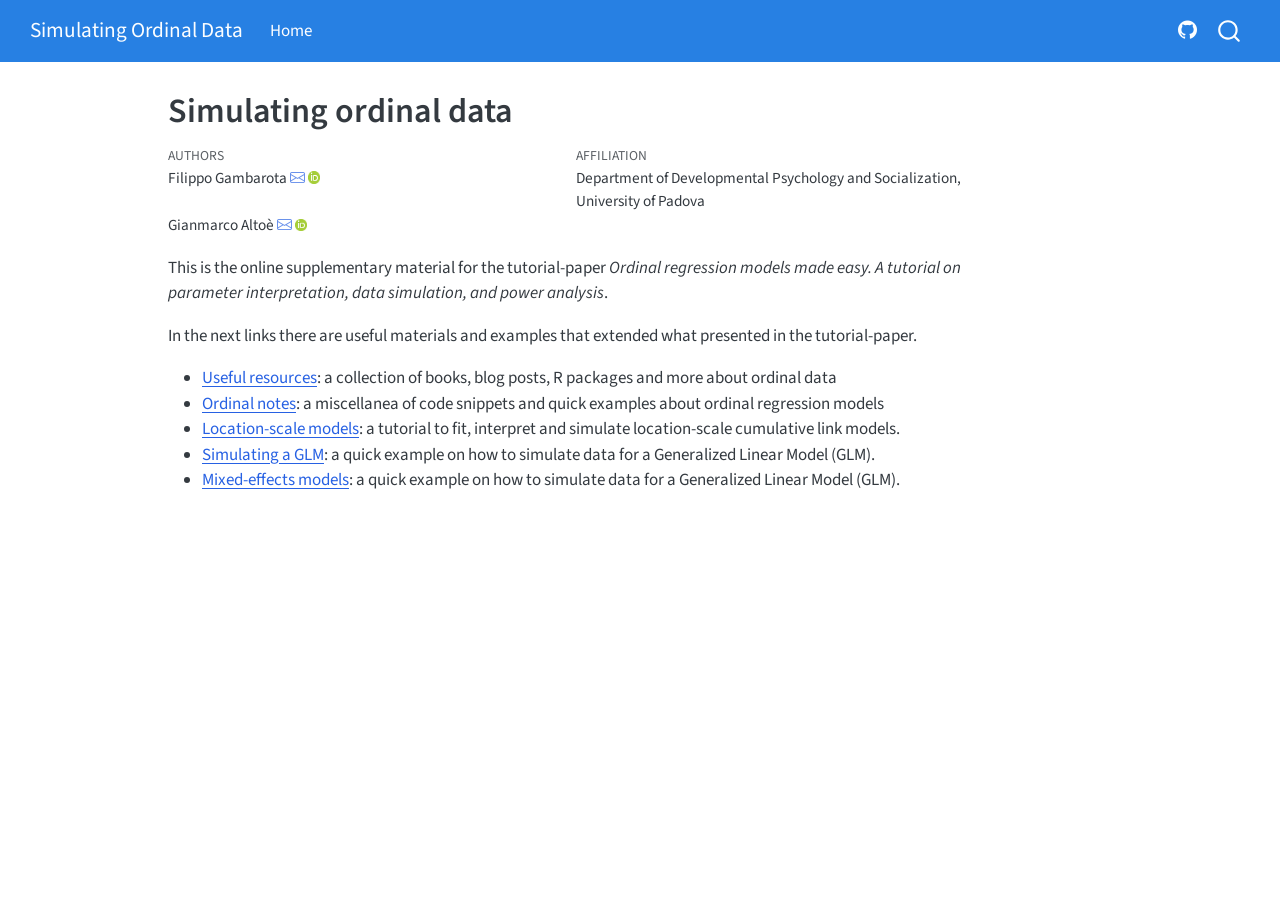
<file: docs/index.html>
<!DOCTYPE html>
<html xmlns="http://www.w3.org/1999/xhtml" lang="en" xml:lang="en"><head>

<meta charset="utf-8">
<meta name="generator" content="quarto-1.4.527">

<meta name="viewport" content="width=device-width, initial-scale=1.0, user-scalable=yes">

<meta name="author" content="Filippo Gambarota">
<meta name="author" content="Gianmarco Altoè">

<title>Simulating Ordinal Data - Simulating ordinal data</title>
<style>
code{white-space: pre-wrap;}
span.smallcaps{font-variant: small-caps;}
div.columns{display: flex; gap: min(4vw, 1.5em);}
div.column{flex: auto; overflow-x: auto;}
div.hanging-indent{margin-left: 1.5em; text-indent: -1.5em;}
ul.task-list{list-style: none;}
ul.task-list li input[type="checkbox"] {
  width: 0.8em;
  margin: 0 0.8em 0.2em -1em; /* quarto-specific, see https://github.com/quarto-dev/quarto-cli/issues/4556 */ 
  vertical-align: middle;
}
</style>


<script src="site_libs/quarto-nav/quarto-nav.js"></script>
<script src="site_libs/quarto-nav/headroom.min.js"></script>
<script src="site_libs/clipboard/clipboard.min.js"></script>
<script src="site_libs/quarto-search/autocomplete.umd.js"></script>
<script src="site_libs/quarto-search/fuse.min.js"></script>
<script src="site_libs/quarto-search/quarto-search.js"></script>
<meta name="quarto:offset" content="./">
<script src="site_libs/quarto-html/quarto.js"></script>
<script src="site_libs/quarto-html/popper.min.js"></script>
<script src="site_libs/quarto-html/tippy.umd.min.js"></script>
<script src="site_libs/quarto-html/anchor.min.js"></script>
<link href="site_libs/quarto-html/tippy.css" rel="stylesheet">
<link href="site_libs/quarto-html/quarto-syntax-highlighting.css" rel="stylesheet" id="quarto-text-highlighting-styles">
<script src="site_libs/bootstrap/bootstrap.min.js"></script>
<link href="site_libs/bootstrap/bootstrap-icons.css" rel="stylesheet">
<link href="site_libs/bootstrap/bootstrap.min.css" rel="stylesheet" id="quarto-bootstrap" data-mode="light">
<script id="quarto-search-options" type="application/json">{
  "location": "navbar",
  "copy-button": false,
  "collapse-after": 3,
  "panel-placement": "end",
  "type": "overlay",
  "limit": 50,
  "keyboard-shortcut": [
    "f",
    "/",
    "s"
  ],
  "show-item-context": false,
  "language": {
    "search-no-results-text": "No results",
    "search-matching-documents-text": "matching documents",
    "search-copy-link-title": "Copy link to search",
    "search-hide-matches-text": "Hide additional matches",
    "search-more-match-text": "more match in this document",
    "search-more-matches-text": "more matches in this document",
    "search-clear-button-title": "Clear",
    "search-text-placeholder": "",
    "search-detached-cancel-button-title": "Cancel",
    "search-submit-button-title": "Submit",
    "search-label": "Search"
  }
}</script>


<link rel="stylesheet" href="styles.css">
</head>

<body class="nav-fixed">

<div id="quarto-search-results"></div>
  <header id="quarto-header" class="headroom fixed-top">
    <nav class="navbar navbar-expand-lg " data-bs-theme="dark">
      <div class="navbar-container container-fluid">
      <div class="navbar-brand-container mx-auto">
    <a class="navbar-brand" href="./index.html">
    <span class="navbar-title">Simulating Ordinal Data</span>
    </a>
  </div>
            <div id="quarto-search" class="" title="Search"></div>
          <button class="navbar-toggler" type="button" data-bs-toggle="collapse" data-bs-target="#navbarCollapse" aria-controls="navbarCollapse" aria-expanded="false" aria-label="Toggle navigation" onclick="if (window.quartoToggleHeadroom) { window.quartoToggleHeadroom(); }">
  <span class="navbar-toggler-icon"></span>
</button>
          <div class="collapse navbar-collapse" id="navbarCollapse">
            <ul class="navbar-nav navbar-nav-scroll me-auto">
  <li class="nav-item">
    <a class="nav-link active" href="./index.html" aria-current="page"> 
<span class="menu-text">Home</span></a>
  </li>  
</ul>
            <ul class="navbar-nav navbar-nav-scroll ms-auto">
  <li class="nav-item compact">
    <a class="nav-link" href="https://github.com/shared-research/ordinalsim"> <i class="bi bi-github" role="img" aria-label="GitHub">
</i> 
<span class="menu-text"></span></a>
  </li>  
</ul>
          </div> <!-- /navcollapse -->
          <div class="quarto-navbar-tools">
</div>
      </div> <!-- /container-fluid -->
    </nav>
</header>
<!-- content -->
<div id="quarto-content" class="quarto-container page-columns page-rows-contents page-layout-article page-navbar">
<!-- sidebar -->
<!-- margin-sidebar -->
    <div id="quarto-margin-sidebar" class="sidebar margin-sidebar">
        
    </div>
<!-- main -->
<main class="content" id="quarto-document-content">

<header id="title-block-header" class="quarto-title-block default">
<div class="quarto-title">
<h1 class="title">Simulating ordinal data</h1>
</div>


<div class="quarto-title-meta-author">
  <div class="quarto-title-meta-heading">Authors</div>
  <div class="quarto-title-meta-heading">Affiliation</div>
  
    <div class="quarto-title-meta-contents">
    <p class="author">Filippo Gambarota <a href="mailto:filippo.gambarota@unipd.it" class="quarto-title-author-email"><i class="bi bi-envelope"></i></a> <a href="https://orcid.org/0000-0002-6666-1747" class="quarto-title-author-orcid"> <img src="[data-uri]"></a></p>
  </div>
  <div class="quarto-title-meta-contents">
        <p class="affiliation">
            Department of Developmental Psychology and Socialization, University of Padova
          </p>
      </div>
    <div class="quarto-title-meta-contents">
    <p class="author">Gianmarco Altoè <a href="mailto:gianmarco.altoè@unipd.it" class="quarto-title-author-email"><i class="bi bi-envelope"></i></a> <a href="https://orcid.org/0000-0003-1154-9528" class="quarto-title-author-orcid"> <img src="[data-uri]"></a></p>
  </div>
  <div class="quarto-title-meta-contents">
      </div>
  </div>

<div class="quarto-title-meta">

      
  
    
  </div>
  


</header>


<p>This is the online supplementary material for the tutorial-paper <em>Ordinal regression models made easy. A tutorial on parameter interpretation, data simulation, and power analysis</em>.</p>
<p>In the next links there are useful materials and examples that extended what presented in the tutorial-paper.</p>
<ul>
<li><a href="./supplementary/useful-resources.html">Useful resources</a>: a collection of books, blog posts, R packages and more about ordinal data</li>
<li><a href="./supplementary/ordinal-notes.html">Ordinal notes</a>: a miscellanea of code snippets and quick examples about ordinal regression models</li>
<li><a href="./supplementary/location-scale-models.html">Location-scale models</a>: a tutorial to fit, interpret and simulate location-scale cumulative link models.</li>
<li><a href="./supplementary/simulating-glm.html">Simulating a GLM</a>: a quick example on how to simulate data for a Generalized Linear Model (GLM).</li>
<li><a href="./supplementary/mixed-effects-ordinal.html">Mixed-effects models</a>: a quick example on how to simulate data for a Generalized Linear Model (GLM).</li>
</ul>



</main> <!-- /main -->
<script id="quarto-html-after-body" type="application/javascript">
window.document.addEventListener("DOMContentLoaded", function (event) {
  const toggleBodyColorMode = (bsSheetEl) => {
    const mode = bsSheetEl.getAttribute("data-mode");
    const bodyEl = window.document.querySelector("body");
    if (mode === "dark") {
      bodyEl.classList.add("quarto-dark");
      bodyEl.classList.remove("quarto-light");
    } else {
      bodyEl.classList.add("quarto-light");
      bodyEl.classList.remove("quarto-dark");
    }
  }
  const toggleBodyColorPrimary = () => {
    const bsSheetEl = window.document.querySelector("link#quarto-bootstrap");
    if (bsSheetEl) {
      toggleBodyColorMode(bsSheetEl);
    }
  }
  toggleBodyColorPrimary();  
  const icon = "";
  const anchorJS = new window.AnchorJS();
  anchorJS.options = {
    placement: 'right',
    icon: icon
  };
  anchorJS.add('.anchored');
  const isCodeAnnotation = (el) => {
    for (const clz of el.classList) {
      if (clz.startsWith('code-annotation-')) {                     
        return true;
      }
    }
    return false;
  }
  const clipboard = new window.ClipboardJS('.code-copy-button', {
    text: function(trigger) {
      const codeEl = trigger.previousElementSibling.cloneNode(true);
      for (const childEl of codeEl.children) {
        if (isCodeAnnotation(childEl)) {
          childEl.remove();
        }
      }
      return codeEl.innerText;
    }
  });
  clipboard.on('success', function(e) {
    // button target
    const button = e.trigger;
    // don't keep focus
    button.blur();
    // flash "checked"
    button.classList.add('code-copy-button-checked');
    var currentTitle = button.getAttribute("title");
    button.setAttribute("title", "Copied!");
    let tooltip;
    if (window.bootstrap) {
      button.setAttribute("data-bs-toggle", "tooltip");
      button.setAttribute("data-bs-placement", "left");
      button.setAttribute("data-bs-title", "Copied!");
      tooltip = new bootstrap.Tooltip(button, 
        { trigger: "manual", 
          customClass: "code-copy-button-tooltip",
          offset: [0, -8]});
      tooltip.show();    
    }
    setTimeout(function() {
      if (tooltip) {
        tooltip.hide();
        button.removeAttribute("data-bs-title");
        button.removeAttribute("data-bs-toggle");
        button.removeAttribute("data-bs-placement");
      }
      button.setAttribute("title", currentTitle);
      button.classList.remove('code-copy-button-checked');
    }, 1000);
    // clear code selection
    e.clearSelection();
  });
  function tippyHover(el, contentFn, onTriggerFn, onUntriggerFn) {
    const config = {
      allowHTML: true,
      maxWidth: 500,
      delay: 100,
      arrow: false,
      appendTo: function(el) {
          return el.parentElement;
      },
      interactive: true,
      interactiveBorder: 10,
      theme: 'quarto',
      placement: 'bottom-start',
    };
    if (contentFn) {
      config.content = contentFn;
    }
    if (onTriggerFn) {
      config.onTrigger = onTriggerFn;
    }
    if (onUntriggerFn) {
      config.onUntrigger = onUntriggerFn;
    }
    window.tippy(el, config); 
  }
  const noterefs = window.document.querySelectorAll('a[role="doc-noteref"]');
  for (var i=0; i<noterefs.length; i++) {
    const ref = noterefs[i];
    tippyHover(ref, function() {
      // use id or data attribute instead here
      let href = ref.getAttribute('data-footnote-href') || ref.getAttribute('href');
      try { href = new URL(href).hash; } catch {}
      const id = href.replace(/^#\/?/, "");
      const note = window.document.getElementById(id);
      return note.innerHTML;
    });
  }
  const xrefs = window.document.querySelectorAll('a.quarto-xref');
  const processXRef = (id, note) => {
    // Strip column container classes
    const stripColumnClz = (el) => {
      el.classList.remove("page-full", "page-columns");
      if (el.children) {
        for (const child of el.children) {
          stripColumnClz(child);
        }
      }
    }
    stripColumnClz(note)
    if (id === null || id.startsWith('sec-')) {
      // Special case sections, only their first couple elements
      const container = document.createElement("div");
      if (note.children && note.children.length > 2) {
        container.appendChild(note.children[0].cloneNode(true));
        for (let i = 1; i < note.children.length; i++) {
          const child = note.children[i];
          if (child.tagName === "P" && child.innerText === "") {
            continue;
          } else {
            container.appendChild(child.cloneNode(true));
            break;
          }
        }
        if (window.Quarto?.typesetMath) {
          window.Quarto.typesetMath(container);
        }
        return container.innerHTML
      } else {
        if (window.Quarto?.typesetMath) {
          window.Quarto.typesetMath(note);
        }
        return note.innerHTML;
      }
    } else {
      // Remove any anchor links if they are present
      const anchorLink = note.querySelector('a.anchorjs-link');
      if (anchorLink) {
        anchorLink.remove();
      }
      if (window.Quarto?.typesetMath) {
        window.Quarto.typesetMath(note);
      }
      return note.innerHTML;
    }
  }
  for (var i=0; i<xrefs.length; i++) {
    const xref = xrefs[i];
    tippyHover(xref, undefined, function(instance) {
      instance.disable();
      let url = xref.getAttribute('href');
      let hash = undefined; 
      if (url.startsWith('#')) {
        hash = url;
      } else {
        try { hash = new URL(url).hash; } catch {}
      }
      if (hash) {
        const id = hash.replace(/^#\/?/, "");
        const note = window.document.getElementById(id);
        if (note !== null) {
          try {
            const html = processXRef(id, note.cloneNode(true));
            instance.setContent(html);
          } finally {
            instance.enable();
            instance.show();
          }
        } else {
          // See if we can fetch this
          fetch(url.split('#')[0])
          .then(res => res.text())
          .then(html => {
            const parser = new DOMParser();
            const htmlDoc = parser.parseFromString(html, "text/html");
            const note = htmlDoc.getElementById(id);
            if (note !== null) {
              const html = processXRef(id, note);
              instance.setContent(html);
            } 
          }).finally(() => {
            instance.enable();
            instance.show();
          });
        }
      } else {
        // See if we can fetch a full url (with no hash to target)
        // This is a special case and we should probably do some content thinning / targeting
        fetch(url)
        .then(res => res.text())
        .then(html => {
          const parser = new DOMParser();
          const htmlDoc = parser.parseFromString(html, "text/html");
          const note = htmlDoc.querySelector('main.content');
          if (note !== null) {
            // This should only happen for chapter cross references
            // (since there is no id in the URL)
            // remove the first header
            if (note.children.length > 0 && note.children[0].tagName === "HEADER") {
              note.children[0].remove();
            }
            const html = processXRef(null, note);
            instance.setContent(html);
          } 
        }).finally(() => {
          instance.enable();
          instance.show();
        });
      }
    }, function(instance) {
    });
  }
      let selectedAnnoteEl;
      const selectorForAnnotation = ( cell, annotation) => {
        let cellAttr = 'data-code-cell="' + cell + '"';
        let lineAttr = 'data-code-annotation="' +  annotation + '"';
        const selector = 'span[' + cellAttr + '][' + lineAttr + ']';
        return selector;
      }
      const selectCodeLines = (annoteEl) => {
        const doc = window.document;
        const targetCell = annoteEl.getAttribute("data-target-cell");
        const targetAnnotation = annoteEl.getAttribute("data-target-annotation");
        const annoteSpan = window.document.querySelector(selectorForAnnotation(targetCell, targetAnnotation));
        const lines = annoteSpan.getAttribute("data-code-lines").split(",");
        const lineIds = lines.map((line) => {
          return targetCell + "-" + line;
        })
        let top = null;
        let height = null;
        let parent = null;
        if (lineIds.length > 0) {
            //compute the position of the single el (top and bottom and make a div)
            const el = window.document.getElementById(lineIds[0]);
            top = el.offsetTop;
            height = el.offsetHeight;
            parent = el.parentElement.parentElement;
          if (lineIds.length > 1) {
            const lastEl = window.document.getElementById(lineIds[lineIds.length - 1]);
            const bottom = lastEl.offsetTop + lastEl.offsetHeight;
            height = bottom - top;
          }
          if (top !== null && height !== null && parent !== null) {
            // cook up a div (if necessary) and position it 
            let div = window.document.getElementById("code-annotation-line-highlight");
            if (div === null) {
              div = window.document.createElement("div");
              div.setAttribute("id", "code-annotation-line-highlight");
              div.style.position = 'absolute';
              parent.appendChild(div);
            }
            div.style.top = top - 2 + "px";
            div.style.height = height + 4 + "px";
            div.style.left = 0;
            let gutterDiv = window.document.getElementById("code-annotation-line-highlight-gutter");
            if (gutterDiv === null) {
              gutterDiv = window.document.createElement("div");
              gutterDiv.setAttribute("id", "code-annotation-line-highlight-gutter");
              gutterDiv.style.position = 'absolute';
              const codeCell = window.document.getElementById(targetCell);
              const gutter = codeCell.querySelector('.code-annotation-gutter');
              gutter.appendChild(gutterDiv);
            }
            gutterDiv.style.top = top - 2 + "px";
            gutterDiv.style.height = height + 4 + "px";
          }
          selectedAnnoteEl = annoteEl;
        }
      };
      const unselectCodeLines = () => {
        const elementsIds = ["code-annotation-line-highlight", "code-annotation-line-highlight-gutter"];
        elementsIds.forEach((elId) => {
          const div = window.document.getElementById(elId);
          if (div) {
            div.remove();
          }
        });
        selectedAnnoteEl = undefined;
      };
        // Handle positioning of the toggle
    window.addEventListener(
      "resize",
      throttle(() => {
        elRect = undefined;
        if (selectedAnnoteEl) {
          selectCodeLines(selectedAnnoteEl);
        }
      }, 10)
    );
    function throttle(fn, ms) {
    let throttle = false;
    let timer;
      return (...args) => {
        if(!throttle) { // first call gets through
            fn.apply(this, args);
            throttle = true;
        } else { // all the others get throttled
            if(timer) clearTimeout(timer); // cancel #2
            timer = setTimeout(() => {
              fn.apply(this, args);
              timer = throttle = false;
            }, ms);
        }
      };
    }
      // Attach click handler to the DT
      const annoteDls = window.document.querySelectorAll('dt[data-target-cell]');
      for (const annoteDlNode of annoteDls) {
        annoteDlNode.addEventListener('click', (event) => {
          const clickedEl = event.target;
          if (clickedEl !== selectedAnnoteEl) {
            unselectCodeLines();
            const activeEl = window.document.querySelector('dt[data-target-cell].code-annotation-active');
            if (activeEl) {
              activeEl.classList.remove('code-annotation-active');
            }
            selectCodeLines(clickedEl);
            clickedEl.classList.add('code-annotation-active');
          } else {
            // Unselect the line
            unselectCodeLines();
            clickedEl.classList.remove('code-annotation-active');
          }
        });
      }
  const findCites = (el) => {
    const parentEl = el.parentElement;
    if (parentEl) {
      const cites = parentEl.dataset.cites;
      if (cites) {
        return {
          el,
          cites: cites.split(' ')
        };
      } else {
        return findCites(el.parentElement)
      }
    } else {
      return undefined;
    }
  };
  var bibliorefs = window.document.querySelectorAll('a[role="doc-biblioref"]');
  for (var i=0; i<bibliorefs.length; i++) {
    const ref = bibliorefs[i];
    const citeInfo = findCites(ref);
    if (citeInfo) {
      tippyHover(citeInfo.el, function() {
        var popup = window.document.createElement('div');
        citeInfo.cites.forEach(function(cite) {
          var citeDiv = window.document.createElement('div');
          citeDiv.classList.add('hanging-indent');
          citeDiv.classList.add('csl-entry');
          var biblioDiv = window.document.getElementById('ref-' + cite);
          if (biblioDiv) {
            citeDiv.innerHTML = biblioDiv.innerHTML;
          }
          popup.appendChild(citeDiv);
        });
        return popup.innerHTML;
      });
    }
  }
});
</script>
</div> <!-- /content -->




</body></html>
</file>
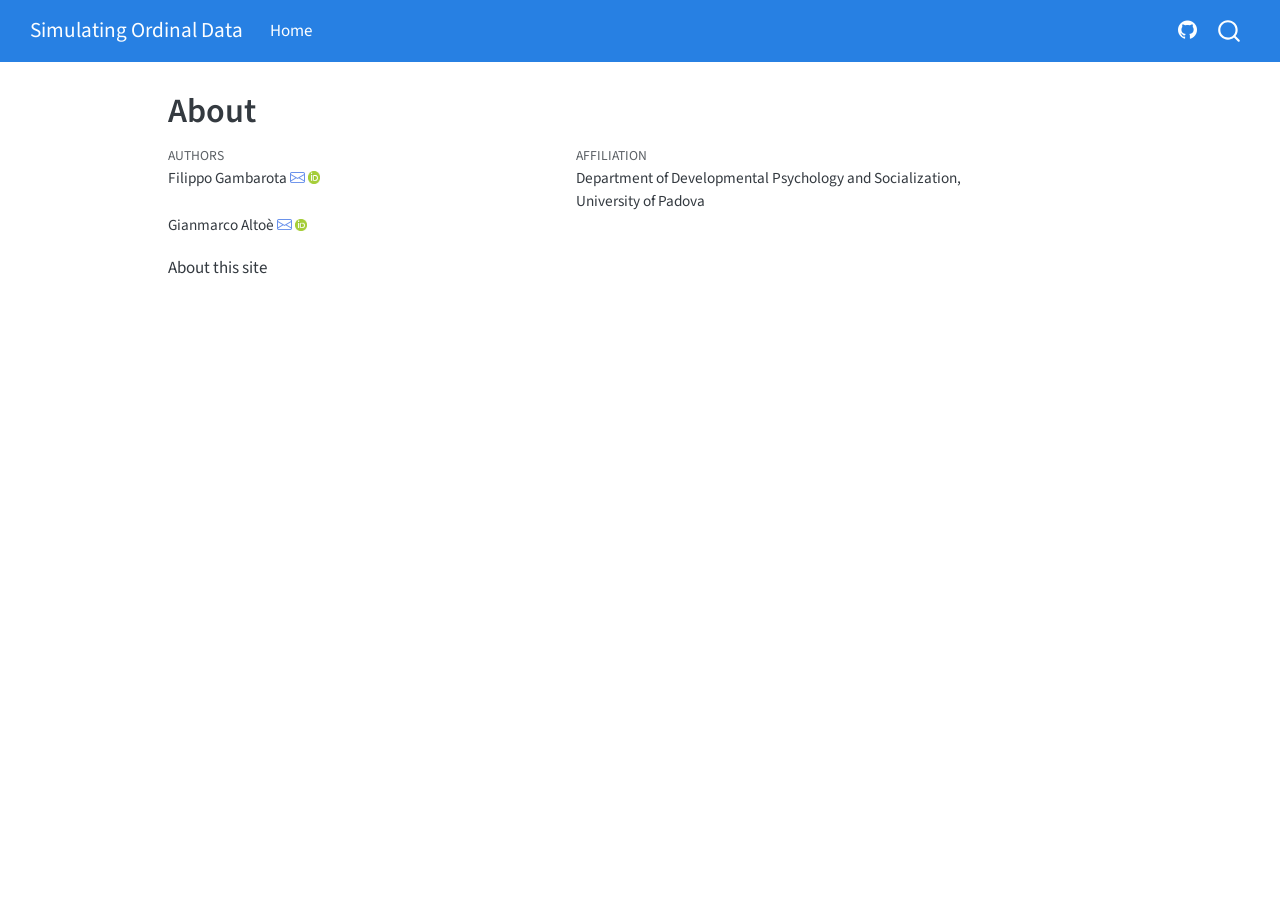
<file: docs/about.html>
<!DOCTYPE html>
<html xmlns="http://www.w3.org/1999/xhtml" lang="en" xml:lang="en"><head>

<meta charset="utf-8">
<meta name="generator" content="quarto-1.4.527">

<meta name="viewport" content="width=device-width, initial-scale=1.0, user-scalable=yes">

<meta name="author" content="Filippo Gambarota">
<meta name="author" content="Gianmarco Altoè">

<title>Simulating Ordinal Data - About</title>
<style>
code{white-space: pre-wrap;}
span.smallcaps{font-variant: small-caps;}
div.columns{display: flex; gap: min(4vw, 1.5em);}
div.column{flex: auto; overflow-x: auto;}
div.hanging-indent{margin-left: 1.5em; text-indent: -1.5em;}
ul.task-list{list-style: none;}
ul.task-list li input[type="checkbox"] {
  width: 0.8em;
  margin: 0 0.8em 0.2em -1em; /* quarto-specific, see https://github.com/quarto-dev/quarto-cli/issues/4556 */ 
  vertical-align: middle;
}
</style>


<script src="site_libs/quarto-nav/quarto-nav.js"></script>
<script src="site_libs/quarto-nav/headroom.min.js"></script>
<script src="site_libs/clipboard/clipboard.min.js"></script>
<script src="site_libs/quarto-search/autocomplete.umd.js"></script>
<script src="site_libs/quarto-search/fuse.min.js"></script>
<script src="site_libs/quarto-search/quarto-search.js"></script>
<meta name="quarto:offset" content="./">
<script src="site_libs/quarto-html/quarto.js"></script>
<script src="site_libs/quarto-html/popper.min.js"></script>
<script src="site_libs/quarto-html/tippy.umd.min.js"></script>
<script src="site_libs/quarto-html/anchor.min.js"></script>
<link href="site_libs/quarto-html/tippy.css" rel="stylesheet">
<link href="site_libs/quarto-html/quarto-syntax-highlighting.css" rel="stylesheet" id="quarto-text-highlighting-styles">
<script src="site_libs/bootstrap/bootstrap.min.js"></script>
<link href="site_libs/bootstrap/bootstrap-icons.css" rel="stylesheet">
<link href="site_libs/bootstrap/bootstrap.min.css" rel="stylesheet" id="quarto-bootstrap" data-mode="light">
<script id="quarto-search-options" type="application/json">{
  "location": "navbar",
  "copy-button": false,
  "collapse-after": 3,
  "panel-placement": "end",
  "type": "overlay",
  "limit": 50,
  "keyboard-shortcut": [
    "f",
    "/",
    "s"
  ],
  "show-item-context": false,
  "language": {
    "search-no-results-text": "No results",
    "search-matching-documents-text": "matching documents",
    "search-copy-link-title": "Copy link to search",
    "search-hide-matches-text": "Hide additional matches",
    "search-more-match-text": "more match in this document",
    "search-more-matches-text": "more matches in this document",
    "search-clear-button-title": "Clear",
    "search-text-placeholder": "",
    "search-detached-cancel-button-title": "Cancel",
    "search-submit-button-title": "Submit",
    "search-label": "Search"
  }
}</script>


<link rel="stylesheet" href="styles.css">
</head>

<body class="nav-fixed">

<div id="quarto-search-results"></div>
  <header id="quarto-header" class="headroom fixed-top">
    <nav class="navbar navbar-expand-lg " data-bs-theme="dark">
      <div class="navbar-container container-fluid">
      <div class="navbar-brand-container mx-auto">
    <a class="navbar-brand" href="./index.html">
    <span class="navbar-title">Simulating Ordinal Data</span>
    </a>
  </div>
            <div id="quarto-search" class="" title="Search"></div>
          <button class="navbar-toggler" type="button" data-bs-toggle="collapse" data-bs-target="#navbarCollapse" aria-controls="navbarCollapse" aria-expanded="false" aria-label="Toggle navigation" onclick="if (window.quartoToggleHeadroom) { window.quartoToggleHeadroom(); }">
  <span class="navbar-toggler-icon"></span>
</button>
          <div class="collapse navbar-collapse" id="navbarCollapse">
            <ul class="navbar-nav navbar-nav-scroll me-auto">
  <li class="nav-item">
    <a class="nav-link" href="./index.html"> 
<span class="menu-text">Home</span></a>
  </li>  
</ul>
            <ul class="navbar-nav navbar-nav-scroll ms-auto">
  <li class="nav-item compact">
    <a class="nav-link" href="https://github.com/shared-research/ordinalsim"> <i class="bi bi-github" role="img" aria-label="GitHub">
</i> 
<span class="menu-text"></span></a>
  </li>  
</ul>
          </div> <!-- /navcollapse -->
          <div class="quarto-navbar-tools">
</div>
      </div> <!-- /container-fluid -->
    </nav>
</header>
<!-- content -->
<div id="quarto-content" class="quarto-container page-columns page-rows-contents page-layout-article page-navbar">
<!-- sidebar -->
<!-- margin-sidebar -->
    <div id="quarto-margin-sidebar" class="sidebar margin-sidebar">
        
    </div>
<!-- main -->
<main class="content" id="quarto-document-content">

<header id="title-block-header" class="quarto-title-block default">
<div class="quarto-title">
<h1 class="title">About</h1>
</div>


<div class="quarto-title-meta-author">
  <div class="quarto-title-meta-heading">Authors</div>
  <div class="quarto-title-meta-heading">Affiliation</div>
  
    <div class="quarto-title-meta-contents">
    <p class="author">Filippo Gambarota <a href="mailto:filippo.gambarota@unipd.it" class="quarto-title-author-email"><i class="bi bi-envelope"></i></a> <a href="https://orcid.org/0000-0002-6666-1747" class="quarto-title-author-orcid"> <img src="[data-uri]"></a></p>
  </div>
  <div class="quarto-title-meta-contents">
        <p class="affiliation">
            Department of Developmental Psychology and Socialization, University of Padova
          </p>
      </div>
    <div class="quarto-title-meta-contents">
    <p class="author">Gianmarco Altoè <a href="mailto:gianmarco.altoè@unipd.it" class="quarto-title-author-email"><i class="bi bi-envelope"></i></a> <a href="https://orcid.org/0000-0003-1154-9528" class="quarto-title-author-orcid"> <img src="[data-uri]"></a></p>
  </div>
  <div class="quarto-title-meta-contents">
      </div>
  </div>

<div class="quarto-title-meta">

      
  
    
  </div>
  


</header>


<p>About this site</p>



</main> <!-- /main -->
<script id="quarto-html-after-body" type="application/javascript">
window.document.addEventListener("DOMContentLoaded", function (event) {
  const toggleBodyColorMode = (bsSheetEl) => {
    const mode = bsSheetEl.getAttribute("data-mode");
    const bodyEl = window.document.querySelector("body");
    if (mode === "dark") {
      bodyEl.classList.add("quarto-dark");
      bodyEl.classList.remove("quarto-light");
    } else {
      bodyEl.classList.add("quarto-light");
      bodyEl.classList.remove("quarto-dark");
    }
  }
  const toggleBodyColorPrimary = () => {
    const bsSheetEl = window.document.querySelector("link#quarto-bootstrap");
    if (bsSheetEl) {
      toggleBodyColorMode(bsSheetEl);
    }
  }
  toggleBodyColorPrimary();  
  const icon = "";
  const anchorJS = new window.AnchorJS();
  anchorJS.options = {
    placement: 'right',
    icon: icon
  };
  anchorJS.add('.anchored');
  const isCodeAnnotation = (el) => {
    for (const clz of el.classList) {
      if (clz.startsWith('code-annotation-')) {                     
        return true;
      }
    }
    return false;
  }
  const clipboard = new window.ClipboardJS('.code-copy-button', {
    text: function(trigger) {
      const codeEl = trigger.previousElementSibling.cloneNode(true);
      for (const childEl of codeEl.children) {
        if (isCodeAnnotation(childEl)) {
          childEl.remove();
        }
      }
      return codeEl.innerText;
    }
  });
  clipboard.on('success', function(e) {
    // button target
    const button = e.trigger;
    // don't keep focus
    button.blur();
    // flash "checked"
    button.classList.add('code-copy-button-checked');
    var currentTitle = button.getAttribute("title");
    button.setAttribute("title", "Copied!");
    let tooltip;
    if (window.bootstrap) {
      button.setAttribute("data-bs-toggle", "tooltip");
      button.setAttribute("data-bs-placement", "left");
      button.setAttribute("data-bs-title", "Copied!");
      tooltip = new bootstrap.Tooltip(button, 
        { trigger: "manual", 
          customClass: "code-copy-button-tooltip",
          offset: [0, -8]});
      tooltip.show();    
    }
    setTimeout(function() {
      if (tooltip) {
        tooltip.hide();
        button.removeAttribute("data-bs-title");
        button.removeAttribute("data-bs-toggle");
        button.removeAttribute("data-bs-placement");
      }
      button.setAttribute("title", currentTitle);
      button.classList.remove('code-copy-button-checked');
    }, 1000);
    // clear code selection
    e.clearSelection();
  });
  function tippyHover(el, contentFn, onTriggerFn, onUntriggerFn) {
    const config = {
      allowHTML: true,
      maxWidth: 500,
      delay: 100,
      arrow: false,
      appendTo: function(el) {
          return el.parentElement;
      },
      interactive: true,
      interactiveBorder: 10,
      theme: 'quarto',
      placement: 'bottom-start',
    };
    if (contentFn) {
      config.content = contentFn;
    }
    if (onTriggerFn) {
      config.onTrigger = onTriggerFn;
    }
    if (onUntriggerFn) {
      config.onUntrigger = onUntriggerFn;
    }
    window.tippy(el, config); 
  }
  const noterefs = window.document.querySelectorAll('a[role="doc-noteref"]');
  for (var i=0; i<noterefs.length; i++) {
    const ref = noterefs[i];
    tippyHover(ref, function() {
      // use id or data attribute instead here
      let href = ref.getAttribute('data-footnote-href') || ref.getAttribute('href');
      try { href = new URL(href).hash; } catch {}
      const id = href.replace(/^#\/?/, "");
      const note = window.document.getElementById(id);
      return note.innerHTML;
    });
  }
  const xrefs = window.document.querySelectorAll('a.quarto-xref');
  const processXRef = (id, note) => {
    // Strip column container classes
    const stripColumnClz = (el) => {
      el.classList.remove("page-full", "page-columns");
      if (el.children) {
        for (const child of el.children) {
          stripColumnClz(child);
        }
      }
    }
    stripColumnClz(note)
    if (id === null || id.startsWith('sec-')) {
      // Special case sections, only their first couple elements
      const container = document.createElement("div");
      if (note.children && note.children.length > 2) {
        container.appendChild(note.children[0].cloneNode(true));
        for (let i = 1; i < note.children.length; i++) {
          const child = note.children[i];
          if (child.tagName === "P" && child.innerText === "") {
            continue;
          } else {
            container.appendChild(child.cloneNode(true));
            break;
          }
        }
        if (window.Quarto?.typesetMath) {
          window.Quarto.typesetMath(container);
        }
        return container.innerHTML
      } else {
        if (window.Quarto?.typesetMath) {
          window.Quarto.typesetMath(note);
        }
        return note.innerHTML;
      }
    } else {
      // Remove any anchor links if they are present
      const anchorLink = note.querySelector('a.anchorjs-link');
      if (anchorLink) {
        anchorLink.remove();
      }
      if (window.Quarto?.typesetMath) {
        window.Quarto.typesetMath(note);
      }
      return note.innerHTML;
    }
  }
  for (var i=0; i<xrefs.length; i++) {
    const xref = xrefs[i];
    tippyHover(xref, undefined, function(instance) {
      instance.disable();
      let url = xref.getAttribute('href');
      let hash = undefined; 
      if (url.startsWith('#')) {
        hash = url;
      } else {
        try { hash = new URL(url).hash; } catch {}
      }
      if (hash) {
        const id = hash.replace(/^#\/?/, "");
        const note = window.document.getElementById(id);
        if (note !== null) {
          try {
            const html = processXRef(id, note.cloneNode(true));
            instance.setContent(html);
          } finally {
            instance.enable();
            instance.show();
          }
        } else {
          // See if we can fetch this
          fetch(url.split('#')[0])
          .then(res => res.text())
          .then(html => {
            const parser = new DOMParser();
            const htmlDoc = parser.parseFromString(html, "text/html");
            const note = htmlDoc.getElementById(id);
            if (note !== null) {
              const html = processXRef(id, note);
              instance.setContent(html);
            } 
          }).finally(() => {
            instance.enable();
            instance.show();
          });
        }
      } else {
        // See if we can fetch a full url (with no hash to target)
        // This is a special case and we should probably do some content thinning / targeting
        fetch(url)
        .then(res => res.text())
        .then(html => {
          const parser = new DOMParser();
          const htmlDoc = parser.parseFromString(html, "text/html");
          const note = htmlDoc.querySelector('main.content');
          if (note !== null) {
            // This should only happen for chapter cross references
            // (since there is no id in the URL)
            // remove the first header
            if (note.children.length > 0 && note.children[0].tagName === "HEADER") {
              note.children[0].remove();
            }
            const html = processXRef(null, note);
            instance.setContent(html);
          } 
        }).finally(() => {
          instance.enable();
          instance.show();
        });
      }
    }, function(instance) {
    });
  }
      let selectedAnnoteEl;
      const selectorForAnnotation = ( cell, annotation) => {
        let cellAttr = 'data-code-cell="' + cell + '"';
        let lineAttr = 'data-code-annotation="' +  annotation + '"';
        const selector = 'span[' + cellAttr + '][' + lineAttr + ']';
        return selector;
      }
      const selectCodeLines = (annoteEl) => {
        const doc = window.document;
        const targetCell = annoteEl.getAttribute("data-target-cell");
        const targetAnnotation = annoteEl.getAttribute("data-target-annotation");
        const annoteSpan = window.document.querySelector(selectorForAnnotation(targetCell, targetAnnotation));
        const lines = annoteSpan.getAttribute("data-code-lines").split(",");
        const lineIds = lines.map((line) => {
          return targetCell + "-" + line;
        })
        let top = null;
        let height = null;
        let parent = null;
        if (lineIds.length > 0) {
            //compute the position of the single el (top and bottom and make a div)
            const el = window.document.getElementById(lineIds[0]);
            top = el.offsetTop;
            height = el.offsetHeight;
            parent = el.parentElement.parentElement;
          if (lineIds.length > 1) {
            const lastEl = window.document.getElementById(lineIds[lineIds.length - 1]);
            const bottom = lastEl.offsetTop + lastEl.offsetHeight;
            height = bottom - top;
          }
          if (top !== null && height !== null && parent !== null) {
            // cook up a div (if necessary) and position it 
            let div = window.document.getElementById("code-annotation-line-highlight");
            if (div === null) {
              div = window.document.createElement("div");
              div.setAttribute("id", "code-annotation-line-highlight");
              div.style.position = 'absolute';
              parent.appendChild(div);
            }
            div.style.top = top - 2 + "px";
            div.style.height = height + 4 + "px";
            div.style.left = 0;
            let gutterDiv = window.document.getElementById("code-annotation-line-highlight-gutter");
            if (gutterDiv === null) {
              gutterDiv = window.document.createElement("div");
              gutterDiv.setAttribute("id", "code-annotation-line-highlight-gutter");
              gutterDiv.style.position = 'absolute';
              const codeCell = window.document.getElementById(targetCell);
              const gutter = codeCell.querySelector('.code-annotation-gutter');
              gutter.appendChild(gutterDiv);
            }
            gutterDiv.style.top = top - 2 + "px";
            gutterDiv.style.height = height + 4 + "px";
          }
          selectedAnnoteEl = annoteEl;
        }
      };
      const unselectCodeLines = () => {
        const elementsIds = ["code-annotation-line-highlight", "code-annotation-line-highlight-gutter"];
        elementsIds.forEach((elId) => {
          const div = window.document.getElementById(elId);
          if (div) {
            div.remove();
          }
        });
        selectedAnnoteEl = undefined;
      };
        // Handle positioning of the toggle
    window.addEventListener(
      "resize",
      throttle(() => {
        elRect = undefined;
        if (selectedAnnoteEl) {
          selectCodeLines(selectedAnnoteEl);
        }
      }, 10)
    );
    function throttle(fn, ms) {
    let throttle = false;
    let timer;
      return (...args) => {
        if(!throttle) { // first call gets through
            fn.apply(this, args);
            throttle = true;
        } else { // all the others get throttled
            if(timer) clearTimeout(timer); // cancel #2
            timer = setTimeout(() => {
              fn.apply(this, args);
              timer = throttle = false;
            }, ms);
        }
      };
    }
      // Attach click handler to the DT
      const annoteDls = window.document.querySelectorAll('dt[data-target-cell]');
      for (const annoteDlNode of annoteDls) {
        annoteDlNode.addEventListener('click', (event) => {
          const clickedEl = event.target;
          if (clickedEl !== selectedAnnoteEl) {
            unselectCodeLines();
            const activeEl = window.document.querySelector('dt[data-target-cell].code-annotation-active');
            if (activeEl) {
              activeEl.classList.remove('code-annotation-active');
            }
            selectCodeLines(clickedEl);
            clickedEl.classList.add('code-annotation-active');
          } else {
            // Unselect the line
            unselectCodeLines();
            clickedEl.classList.remove('code-annotation-active');
          }
        });
      }
  const findCites = (el) => {
    const parentEl = el.parentElement;
    if (parentEl) {
      const cites = parentEl.dataset.cites;
      if (cites) {
        return {
          el,
          cites: cites.split(' ')
        };
      } else {
        return findCites(el.parentElement)
      }
    } else {
      return undefined;
    }
  };
  var bibliorefs = window.document.querySelectorAll('a[role="doc-biblioref"]');
  for (var i=0; i<bibliorefs.length; i++) {
    const ref = bibliorefs[i];
    const citeInfo = findCites(ref);
    if (citeInfo) {
      tippyHover(citeInfo.el, function() {
        var popup = window.document.createElement('div');
        citeInfo.cites.forEach(function(cite) {
          var citeDiv = window.document.createElement('div');
          citeDiv.classList.add('hanging-indent');
          citeDiv.classList.add('csl-entry');
          var biblioDiv = window.document.getElementById('ref-' + cite);
          if (biblioDiv) {
            citeDiv.innerHTML = biblioDiv.innerHTML;
          }
          popup.appendChild(citeDiv);
        });
        return popup.innerHTML;
      });
    }
  }
});
</script>
</div> <!-- /content -->




</body></html>
</file>
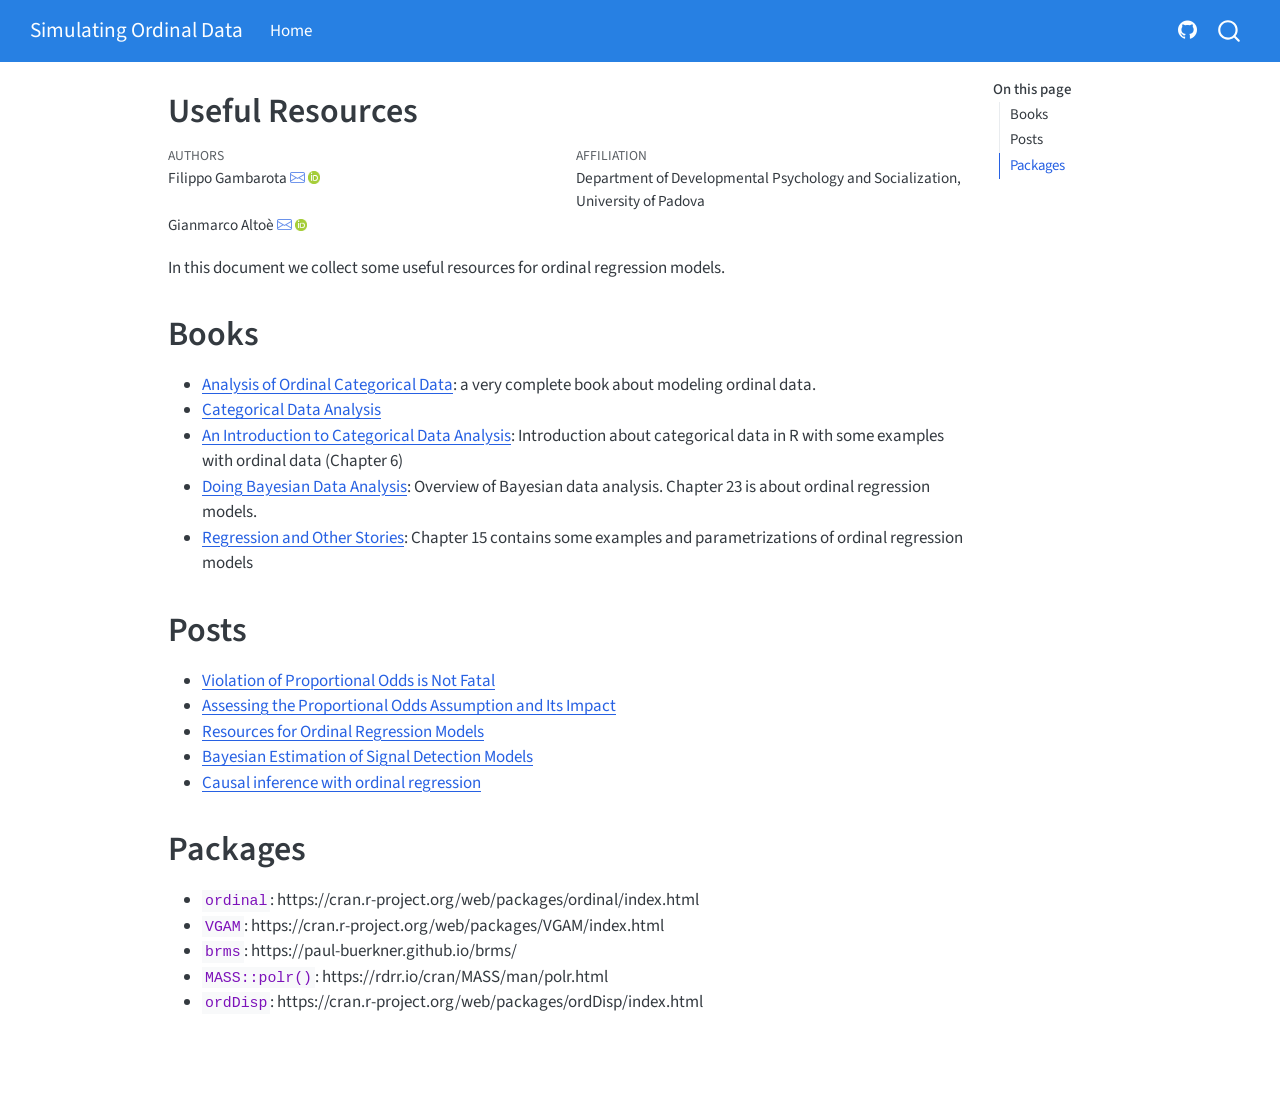
<file: docs/supplementary/useful-resources.html>
<!DOCTYPE html>
<html xmlns="http://www.w3.org/1999/xhtml" lang="en" xml:lang="en"><head>

<meta charset="utf-8">
<meta name="generator" content="quarto-1.4.527">

<meta name="viewport" content="width=device-width, initial-scale=1.0, user-scalable=yes">

<meta name="author" content="Filippo Gambarota">
<meta name="author" content="Gianmarco Altoè">

<title>Simulating Ordinal Data - Useful Resources</title>
<style>
code{white-space: pre-wrap;}
span.smallcaps{font-variant: small-caps;}
div.columns{display: flex; gap: min(4vw, 1.5em);}
div.column{flex: auto; overflow-x: auto;}
div.hanging-indent{margin-left: 1.5em; text-indent: -1.5em;}
ul.task-list{list-style: none;}
ul.task-list li input[type="checkbox"] {
  width: 0.8em;
  margin: 0 0.8em 0.2em -1em; /* quarto-specific, see https://github.com/quarto-dev/quarto-cli/issues/4556 */ 
  vertical-align: middle;
}
</style>


<script src="../site_libs/quarto-nav/quarto-nav.js"></script>
<script src="../site_libs/quarto-nav/headroom.min.js"></script>
<script src="../site_libs/clipboard/clipboard.min.js"></script>
<script src="../site_libs/quarto-search/autocomplete.umd.js"></script>
<script src="../site_libs/quarto-search/fuse.min.js"></script>
<script src="../site_libs/quarto-search/quarto-search.js"></script>
<meta name="quarto:offset" content="../">
<script src="../site_libs/quarto-html/quarto.js"></script>
<script src="../site_libs/quarto-html/popper.min.js"></script>
<script src="../site_libs/quarto-html/tippy.umd.min.js"></script>
<script src="../site_libs/quarto-html/anchor.min.js"></script>
<link href="../site_libs/quarto-html/tippy.css" rel="stylesheet">
<link href="../site_libs/quarto-html/quarto-syntax-highlighting.css" rel="stylesheet" id="quarto-text-highlighting-styles">
<script src="../site_libs/bootstrap/bootstrap.min.js"></script>
<link href="../site_libs/bootstrap/bootstrap-icons.css" rel="stylesheet">
<link href="../site_libs/bootstrap/bootstrap.min.css" rel="stylesheet" id="quarto-bootstrap" data-mode="light">
<script id="quarto-search-options" type="application/json">{
  "location": "navbar",
  "copy-button": false,
  "collapse-after": 3,
  "panel-placement": "end",
  "type": "overlay",
  "limit": 50,
  "keyboard-shortcut": [
    "f",
    "/",
    "s"
  ],
  "show-item-context": false,
  "language": {
    "search-no-results-text": "No results",
    "search-matching-documents-text": "matching documents",
    "search-copy-link-title": "Copy link to search",
    "search-hide-matches-text": "Hide additional matches",
    "search-more-match-text": "more match in this document",
    "search-more-matches-text": "more matches in this document",
    "search-clear-button-title": "Clear",
    "search-text-placeholder": "",
    "search-detached-cancel-button-title": "Cancel",
    "search-submit-button-title": "Submit",
    "search-label": "Search"
  }
}</script>


<link rel="stylesheet" href="../styles.css">
</head>

<body class="nav-fixed">

<div id="quarto-search-results"></div>
  <header id="quarto-header" class="headroom fixed-top">
    <nav class="navbar navbar-expand-lg " data-bs-theme="dark">
      <div class="navbar-container container-fluid">
      <div class="navbar-brand-container mx-auto">
    <a class="navbar-brand" href="../index.html">
    <span class="navbar-title">Simulating Ordinal Data</span>
    </a>
  </div>
            <div id="quarto-search" class="" title="Search"></div>
          <button class="navbar-toggler" type="button" data-bs-toggle="collapse" data-bs-target="#navbarCollapse" aria-controls="navbarCollapse" aria-expanded="false" aria-label="Toggle navigation" onclick="if (window.quartoToggleHeadroom) { window.quartoToggleHeadroom(); }">
  <span class="navbar-toggler-icon"></span>
</button>
          <div class="collapse navbar-collapse" id="navbarCollapse">
            <ul class="navbar-nav navbar-nav-scroll me-auto">
  <li class="nav-item">
    <a class="nav-link" href="../index.html"> 
<span class="menu-text">Home</span></a>
  </li>  
</ul>
            <ul class="navbar-nav navbar-nav-scroll ms-auto">
  <li class="nav-item compact">
    <a class="nav-link" href="https://github.com/shared-research/ordinalsim"> <i class="bi bi-github" role="img" aria-label="GitHub">
</i> 
<span class="menu-text"></span></a>
  </li>  
</ul>
          </div> <!-- /navcollapse -->
          <div class="quarto-navbar-tools">
</div>
      </div> <!-- /container-fluid -->
    </nav>
</header>
<!-- content -->
<div id="quarto-content" class="quarto-container page-columns page-rows-contents page-layout-article page-navbar">
<!-- sidebar -->
<!-- margin-sidebar -->
    <div id="quarto-margin-sidebar" class="sidebar margin-sidebar">
        <nav id="TOC" role="doc-toc" class="toc-active">
    <h2 id="toc-title">On this page</h2>
   
  <ul>
  <li><a href="#books" id="toc-books" class="nav-link active" data-scroll-target="#books">Books</a></li>
  <li><a href="#posts" id="toc-posts" class="nav-link" data-scroll-target="#posts">Posts</a></li>
  <li><a href="#packages" id="toc-packages" class="nav-link" data-scroll-target="#packages">Packages</a></li>
  </ul>
</nav>
    </div>
<!-- main -->
<main class="content" id="quarto-document-content">

<header id="title-block-header" class="quarto-title-block default">
<div class="quarto-title">
<h1 class="title">Useful Resources</h1>
</div>


<div class="quarto-title-meta-author">
  <div class="quarto-title-meta-heading">Authors</div>
  <div class="quarto-title-meta-heading">Affiliation</div>
  
    <div class="quarto-title-meta-contents">
    <p class="author">Filippo Gambarota <a href="mailto:filippo.gambarota@unipd.it" class="quarto-title-author-email"><i class="bi bi-envelope"></i></a> <a href="https://orcid.org/0000-0002-6666-1747" class="quarto-title-author-orcid"> <img src="[data-uri]"></a></p>
  </div>
  <div class="quarto-title-meta-contents">
        <p class="affiliation">
            Department of Developmental Psychology and Socialization, University of Padova
          </p>
      </div>
    <div class="quarto-title-meta-contents">
    <p class="author">Gianmarco Altoè <a href="mailto:gianmarco.altoè@unipd.it" class="quarto-title-author-email"><i class="bi bi-envelope"></i></a> <a href="https://orcid.org/0000-0003-1154-9528" class="quarto-title-author-orcid"> <img src="[data-uri]"></a></p>
  </div>
  <div class="quarto-title-meta-contents">
      </div>
  </div>

<div class="quarto-title-meta">

      
  
    
  </div>
  


</header>


<p>In this document we collect some useful resources for ordinal regression models.</p>
<section id="books" class="level1">
<h1>Books</h1>
<ul>
<li><a href="https://onlinelibrary.wiley.com/doi/book/10.1002/9780470594001">Analysis of Ordinal Categorical Data</a>: a very complete book about modeling ordinal data.</li>
<li><a href="https://onlinelibrary.wiley.com/doi/book/10.1002/0471249688">Categorical Data Analysis</a></li>
<li><a href="https://onlinelibrary.wiley.com/doi/book/10.1002/0470114754">An Introduction to Categorical Data Analysis</a>: Introduction about categorical data in R with some examples with ordinal data (Chapter 6)</li>
<li><a href="https://www.sciencedirect.com/book/9780124058880/doing-bayesian-data-analysis">Doing Bayesian Data Analysis</a>: Overview of Bayesian data analysis. Chapter 23 is about ordinal regression models.</li>
<li><a href="https://avehtari.github.io/ROS-Examples/">Regression and Other Stories</a>: Chapter 15 contains some examples and parametrizations of ordinal regression models</li>
</ul>
</section>
<section id="posts" class="level1">
<h1>Posts</h1>
<ul>
<li><a href="https://www.fharrell.com/post/po/">Violation of Proportional Odds is Not Fatal</a></li>
<li><a href="https://www.fharrell.com/post/impactpo/">Assessing the Proportional Odds Assumption and Its Impact</a></li>
<li><a href="https://www.fharrell.com/post/rpo/">Resources for Ordinal Regression Models</a></li>
<li><a href="https://mvuorre.github.io/posts/2017-10-09-bayesian-estimation-of-signal-detection-theory-models/">Bayesian Estimation of Signal Detection Models</a></li>
<li><a href="https://solomonkurz.netlify.app/blog/2023-05-21-causal-inference-with-ordinal-regression/">Causal inference with ordinal regression</a></li>
</ul>
</section>
<section id="packages" class="level1">
<h1>Packages</h1>
<ul>
<li><code>ordinal</code>: https://cran.r-project.org/web/packages/ordinal/index.html</li>
<li><code>VGAM</code>: https://cran.r-project.org/web/packages/VGAM/index.html</li>
<li><code>brms</code>: https://paul-buerkner.github.io/brms/</li>
<li><code>MASS::polr()</code>: https://rdrr.io/cran/MASS/man/polr.html</li>
<li><code>ordDisp</code>: https://cran.r-project.org/web/packages/ordDisp/index.html</li>
</ul>


</section>

</main> <!-- /main -->
<script id="quarto-html-after-body" type="application/javascript">
window.document.addEventListener("DOMContentLoaded", function (event) {
  const toggleBodyColorMode = (bsSheetEl) => {
    const mode = bsSheetEl.getAttribute("data-mode");
    const bodyEl = window.document.querySelector("body");
    if (mode === "dark") {
      bodyEl.classList.add("quarto-dark");
      bodyEl.classList.remove("quarto-light");
    } else {
      bodyEl.classList.add("quarto-light");
      bodyEl.classList.remove("quarto-dark");
    }
  }
  const toggleBodyColorPrimary = () => {
    const bsSheetEl = window.document.querySelector("link#quarto-bootstrap");
    if (bsSheetEl) {
      toggleBodyColorMode(bsSheetEl);
    }
  }
  toggleBodyColorPrimary();  
  const icon = "";
  const anchorJS = new window.AnchorJS();
  anchorJS.options = {
    placement: 'right',
    icon: icon
  };
  anchorJS.add('.anchored');
  const isCodeAnnotation = (el) => {
    for (const clz of el.classList) {
      if (clz.startsWith('code-annotation-')) {                     
        return true;
      }
    }
    return false;
  }
  const clipboard = new window.ClipboardJS('.code-copy-button', {
    text: function(trigger) {
      const codeEl = trigger.previousElementSibling.cloneNode(true);
      for (const childEl of codeEl.children) {
        if (isCodeAnnotation(childEl)) {
          childEl.remove();
        }
      }
      return codeEl.innerText;
    }
  });
  clipboard.on('success', function(e) {
    // button target
    const button = e.trigger;
    // don't keep focus
    button.blur();
    // flash "checked"
    button.classList.add('code-copy-button-checked');
    var currentTitle = button.getAttribute("title");
    button.setAttribute("title", "Copied!");
    let tooltip;
    if (window.bootstrap) {
      button.setAttribute("data-bs-toggle", "tooltip");
      button.setAttribute("data-bs-placement", "left");
      button.setAttribute("data-bs-title", "Copied!");
      tooltip = new bootstrap.Tooltip(button, 
        { trigger: "manual", 
          customClass: "code-copy-button-tooltip",
          offset: [0, -8]});
      tooltip.show();    
    }
    setTimeout(function() {
      if (tooltip) {
        tooltip.hide();
        button.removeAttribute("data-bs-title");
        button.removeAttribute("data-bs-toggle");
        button.removeAttribute("data-bs-placement");
      }
      button.setAttribute("title", currentTitle);
      button.classList.remove('code-copy-button-checked');
    }, 1000);
    // clear code selection
    e.clearSelection();
  });
  function tippyHover(el, contentFn, onTriggerFn, onUntriggerFn) {
    const config = {
      allowHTML: true,
      maxWidth: 500,
      delay: 100,
      arrow: false,
      appendTo: function(el) {
          return el.parentElement;
      },
      interactive: true,
      interactiveBorder: 10,
      theme: 'quarto',
      placement: 'bottom-start',
    };
    if (contentFn) {
      config.content = contentFn;
    }
    if (onTriggerFn) {
      config.onTrigger = onTriggerFn;
    }
    if (onUntriggerFn) {
      config.onUntrigger = onUntriggerFn;
    }
    window.tippy(el, config); 
  }
  const noterefs = window.document.querySelectorAll('a[role="doc-noteref"]');
  for (var i=0; i<noterefs.length; i++) {
    const ref = noterefs[i];
    tippyHover(ref, function() {
      // use id or data attribute instead here
      let href = ref.getAttribute('data-footnote-href') || ref.getAttribute('href');
      try { href = new URL(href).hash; } catch {}
      const id = href.replace(/^#\/?/, "");
      const note = window.document.getElementById(id);
      return note.innerHTML;
    });
  }
  const xrefs = window.document.querySelectorAll('a.quarto-xref');
  const processXRef = (id, note) => {
    // Strip column container classes
    const stripColumnClz = (el) => {
      el.classList.remove("page-full", "page-columns");
      if (el.children) {
        for (const child of el.children) {
          stripColumnClz(child);
        }
      }
    }
    stripColumnClz(note)
    if (id === null || id.startsWith('sec-')) {
      // Special case sections, only their first couple elements
      const container = document.createElement("div");
      if (note.children && note.children.length > 2) {
        container.appendChild(note.children[0].cloneNode(true));
        for (let i = 1; i < note.children.length; i++) {
          const child = note.children[i];
          if (child.tagName === "P" && child.innerText === "") {
            continue;
          } else {
            container.appendChild(child.cloneNode(true));
            break;
          }
        }
        if (window.Quarto?.typesetMath) {
          window.Quarto.typesetMath(container);
        }
        return container.innerHTML
      } else {
        if (window.Quarto?.typesetMath) {
          window.Quarto.typesetMath(note);
        }
        return note.innerHTML;
      }
    } else {
      // Remove any anchor links if they are present
      const anchorLink = note.querySelector('a.anchorjs-link');
      if (anchorLink) {
        anchorLink.remove();
      }
      if (window.Quarto?.typesetMath) {
        window.Quarto.typesetMath(note);
      }
      return note.innerHTML;
    }
  }
  for (var i=0; i<xrefs.length; i++) {
    const xref = xrefs[i];
    tippyHover(xref, undefined, function(instance) {
      instance.disable();
      let url = xref.getAttribute('href');
      let hash = undefined; 
      if (url.startsWith('#')) {
        hash = url;
      } else {
        try { hash = new URL(url).hash; } catch {}
      }
      if (hash) {
        const id = hash.replace(/^#\/?/, "");
        const note = window.document.getElementById(id);
        if (note !== null) {
          try {
            const html = processXRef(id, note.cloneNode(true));
            instance.setContent(html);
          } finally {
            instance.enable();
            instance.show();
          }
        } else {
          // See if we can fetch this
          fetch(url.split('#')[0])
          .then(res => res.text())
          .then(html => {
            const parser = new DOMParser();
            const htmlDoc = parser.parseFromString(html, "text/html");
            const note = htmlDoc.getElementById(id);
            if (note !== null) {
              const html = processXRef(id, note);
              instance.setContent(html);
            } 
          }).finally(() => {
            instance.enable();
            instance.show();
          });
        }
      } else {
        // See if we can fetch a full url (with no hash to target)
        // This is a special case and we should probably do some content thinning / targeting
        fetch(url)
        .then(res => res.text())
        .then(html => {
          const parser = new DOMParser();
          const htmlDoc = parser.parseFromString(html, "text/html");
          const note = htmlDoc.querySelector('main.content');
          if (note !== null) {
            // This should only happen for chapter cross references
            // (since there is no id in the URL)
            // remove the first header
            if (note.children.length > 0 && note.children[0].tagName === "HEADER") {
              note.children[0].remove();
            }
            const html = processXRef(null, note);
            instance.setContent(html);
          } 
        }).finally(() => {
          instance.enable();
          instance.show();
        });
      }
    }, function(instance) {
    });
  }
      let selectedAnnoteEl;
      const selectorForAnnotation = ( cell, annotation) => {
        let cellAttr = 'data-code-cell="' + cell + '"';
        let lineAttr = 'data-code-annotation="' +  annotation + '"';
        const selector = 'span[' + cellAttr + '][' + lineAttr + ']';
        return selector;
      }
      const selectCodeLines = (annoteEl) => {
        const doc = window.document;
        const targetCell = annoteEl.getAttribute("data-target-cell");
        const targetAnnotation = annoteEl.getAttribute("data-target-annotation");
        const annoteSpan = window.document.querySelector(selectorForAnnotation(targetCell, targetAnnotation));
        const lines = annoteSpan.getAttribute("data-code-lines").split(",");
        const lineIds = lines.map((line) => {
          return targetCell + "-" + line;
        })
        let top = null;
        let height = null;
        let parent = null;
        if (lineIds.length > 0) {
            //compute the position of the single el (top and bottom and make a div)
            const el = window.document.getElementById(lineIds[0]);
            top = el.offsetTop;
            height = el.offsetHeight;
            parent = el.parentElement.parentElement;
          if (lineIds.length > 1) {
            const lastEl = window.document.getElementById(lineIds[lineIds.length - 1]);
            const bottom = lastEl.offsetTop + lastEl.offsetHeight;
            height = bottom - top;
          }
          if (top !== null && height !== null && parent !== null) {
            // cook up a div (if necessary) and position it 
            let div = window.document.getElementById("code-annotation-line-highlight");
            if (div === null) {
              div = window.document.createElement("div");
              div.setAttribute("id", "code-annotation-line-highlight");
              div.style.position = 'absolute';
              parent.appendChild(div);
            }
            div.style.top = top - 2 + "px";
            div.style.height = height + 4 + "px";
            div.style.left = 0;
            let gutterDiv = window.document.getElementById("code-annotation-line-highlight-gutter");
            if (gutterDiv === null) {
              gutterDiv = window.document.createElement("div");
              gutterDiv.setAttribute("id", "code-annotation-line-highlight-gutter");
              gutterDiv.style.position = 'absolute';
              const codeCell = window.document.getElementById(targetCell);
              const gutter = codeCell.querySelector('.code-annotation-gutter');
              gutter.appendChild(gutterDiv);
            }
            gutterDiv.style.top = top - 2 + "px";
            gutterDiv.style.height = height + 4 + "px";
          }
          selectedAnnoteEl = annoteEl;
        }
      };
      const unselectCodeLines = () => {
        const elementsIds = ["code-annotation-line-highlight", "code-annotation-line-highlight-gutter"];
        elementsIds.forEach((elId) => {
          const div = window.document.getElementById(elId);
          if (div) {
            div.remove();
          }
        });
        selectedAnnoteEl = undefined;
      };
        // Handle positioning of the toggle
    window.addEventListener(
      "resize",
      throttle(() => {
        elRect = undefined;
        if (selectedAnnoteEl) {
          selectCodeLines(selectedAnnoteEl);
        }
      }, 10)
    );
    function throttle(fn, ms) {
    let throttle = false;
    let timer;
      return (...args) => {
        if(!throttle) { // first call gets through
            fn.apply(this, args);
            throttle = true;
        } else { // all the others get throttled
            if(timer) clearTimeout(timer); // cancel #2
            timer = setTimeout(() => {
              fn.apply(this, args);
              timer = throttle = false;
            }, ms);
        }
      };
    }
      // Attach click handler to the DT
      const annoteDls = window.document.querySelectorAll('dt[data-target-cell]');
      for (const annoteDlNode of annoteDls) {
        annoteDlNode.addEventListener('click', (event) => {
          const clickedEl = event.target;
          if (clickedEl !== selectedAnnoteEl) {
            unselectCodeLines();
            const activeEl = window.document.querySelector('dt[data-target-cell].code-annotation-active');
            if (activeEl) {
              activeEl.classList.remove('code-annotation-active');
            }
            selectCodeLines(clickedEl);
            clickedEl.classList.add('code-annotation-active');
          } else {
            // Unselect the line
            unselectCodeLines();
            clickedEl.classList.remove('code-annotation-active');
          }
        });
      }
  const findCites = (el) => {
    const parentEl = el.parentElement;
    if (parentEl) {
      const cites = parentEl.dataset.cites;
      if (cites) {
        return {
          el,
          cites: cites.split(' ')
        };
      } else {
        return findCites(el.parentElement)
      }
    } else {
      return undefined;
    }
  };
  var bibliorefs = window.document.querySelectorAll('a[role="doc-biblioref"]');
  for (var i=0; i<bibliorefs.length; i++) {
    const ref = bibliorefs[i];
    const citeInfo = findCites(ref);
    if (citeInfo) {
      tippyHover(citeInfo.el, function() {
        var popup = window.document.createElement('div');
        citeInfo.cites.forEach(function(cite) {
          var citeDiv = window.document.createElement('div');
          citeDiv.classList.add('hanging-indent');
          citeDiv.classList.add('csl-entry');
          var biblioDiv = window.document.getElementById('ref-' + cite);
          if (biblioDiv) {
            citeDiv.innerHTML = biblioDiv.innerHTML;
          }
          popup.appendChild(citeDiv);
        });
        return popup.innerHTML;
      });
    }
  }
});
</script>
</div> <!-- /content -->




</body></html>
</file>
<file: docs/site_libs/quarto-html/tippy.css>
.tippy-box[data-animation=fade][data-state=hidden]{opacity:0}[data-tippy-root]{max-width:calc(100vw - 10px)}.tippy-box{position:relative;background-color:#333;color:#fff;border-radius:4px;font-size:14px;line-height:1.4;white-space:normal;outline:0;transition-property:transform,visibility,opacity}.tippy-box[data-placement^=top]>.tippy-arrow{bottom:0}.tippy-box[data-placement^=top]>.tippy-arrow:before{bottom:-7px;left:0;border-width:8px 8px 0;border-top-color:initial;transform-origin:center top}.tippy-box[data-placement^=bottom]>.tippy-arrow{top:0}.tippy-box[data-placement^=bottom]>.tippy-arrow:before{top:-7px;left:0;border-width:0 8px 8px;border-bottom-color:initial;transform-origin:center bottom}.tippy-box[data-placement^=left]>.tippy-arrow{right:0}.tippy-box[data-placement^=left]>.tippy-arrow:before{border-width:8px 0 8px 8px;border-left-color:initial;right:-7px;transform-origin:center left}.tippy-box[data-placement^=right]>.tippy-arrow{left:0}.tippy-box[data-placement^=right]>.tippy-arrow:before{left:-7px;border-width:8px 8px 8px 0;border-right-color:initial;transform-origin:center right}.tippy-box[data-inertia][data-state=visible]{transition-timing-function:cubic-bezier(.54,1.5,.38,1.11)}.tippy-arrow{width:16px;height:16px;color:#333}.tippy-arrow:before{content:"";position:absolute;border-color:transparent;border-style:solid}.tippy-content{position:relative;padding:5px 9px;z-index:1}
</file>
<file: docs/site_libs/quarto-html/quarto-syntax-highlighting.css>
/* quarto syntax highlight colors */
:root {
  --quarto-hl-ot-color: #003B4F;
  --quarto-hl-at-color: #657422;
  --quarto-hl-ss-color: #20794D;
  --quarto-hl-an-color: #5E5E5E;
  --quarto-hl-fu-color: #4758AB;
  --quarto-hl-st-color: #20794D;
  --quarto-hl-cf-color: #003B4F;
  --quarto-hl-op-color: #5E5E5E;
  --quarto-hl-er-color: #AD0000;
  --quarto-hl-bn-color: #AD0000;
  --quarto-hl-al-color: #AD0000;
  --quarto-hl-va-color: #111111;
  --quarto-hl-bu-color: inherit;
  --quarto-hl-ex-color: inherit;
  --quarto-hl-pp-color: #AD0000;
  --quarto-hl-in-color: #5E5E5E;
  --quarto-hl-vs-color: #20794D;
  --quarto-hl-wa-color: #5E5E5E;
  --quarto-hl-do-color: #5E5E5E;
  --quarto-hl-im-color: #00769E;
  --quarto-hl-ch-color: #20794D;
  --quarto-hl-dt-color: #AD0000;
  --quarto-hl-fl-color: #AD0000;
  --quarto-hl-co-color: #5E5E5E;
  --quarto-hl-cv-color: #5E5E5E;
  --quarto-hl-cn-color: #8f5902;
  --quarto-hl-sc-color: #5E5E5E;
  --quarto-hl-dv-color: #AD0000;
  --quarto-hl-kw-color: #003B4F;
}

/* other quarto variables */
:root {
  --quarto-font-monospace: SFMono-Regular, Menlo, Monaco, Consolas, "Liberation Mono", "Courier New", monospace;
}

pre > code.sourceCode > span {
  color: #003B4F;
}

code span {
  color: #003B4F;
}

code.sourceCode > span {
  color: #003B4F;
}

div.sourceCode,
div.sourceCode pre.sourceCode {
  color: #003B4F;
}

code span.ot {
  color: #003B4F;
  font-style: inherit;
}

code span.at {
  color: #657422;
  font-style: inherit;
}

code span.ss {
  color: #20794D;
  font-style: inherit;
}

code span.an {
  color: #5E5E5E;
  font-style: inherit;
}

code span.fu {
  color: #4758AB;
  font-style: inherit;
}

code span.st {
  color: #20794D;
  font-style: inherit;
}

code span.cf {
  color: #003B4F;
  font-style: inherit;
}

code span.op {
  color: #5E5E5E;
  font-style: inherit;
}

code span.er {
  color: #AD0000;
  font-style: inherit;
}

code span.bn {
  color: #AD0000;
  font-style: inherit;
}

code span.al {
  color: #AD0000;
  font-style: inherit;
}

code span.va {
  color: #111111;
  font-style: inherit;
}

code span.bu {
  font-style: inherit;
}

code span.ex {
  font-style: inherit;
}

code span.pp {
  color: #AD0000;
  font-style: inherit;
}

code span.in {
  color: #5E5E5E;
  font-style: inherit;
}

code span.vs {
  color: #20794D;
  font-style: inherit;
}

code span.wa {
  color: #5E5E5E;
  font-style: italic;
}

code span.do {
  color: #5E5E5E;
  font-style: italic;
}

code span.im {
  color: #00769E;
  font-style: inherit;
}

code span.ch {
  color: #20794D;
  font-style: inherit;
}

code span.dt {
  color: #AD0000;
  font-style: inherit;
}

code span.fl {
  color: #AD0000;
  font-style: inherit;
}

code span.co {
  color: #5E5E5E;
  font-style: inherit;
}

code span.cv {
  color: #5E5E5E;
  font-style: italic;
}

code span.cn {
  color: #8f5902;
  font-style: inherit;
}

code span.sc {
  color: #5E5E5E;
  font-style: inherit;
}

code span.dv {
  color: #AD0000;
  font-style: inherit;
}

code span.kw {
  color: #003B4F;
  font-style: inherit;
}

.prevent-inlining {
  content: "</";
}

/*# sourceMappingURL=debc5d5d77c3f9108843748ff7464032.css.map */
</file>
<file: docs/styles.css>
/* css styles */
</file>
